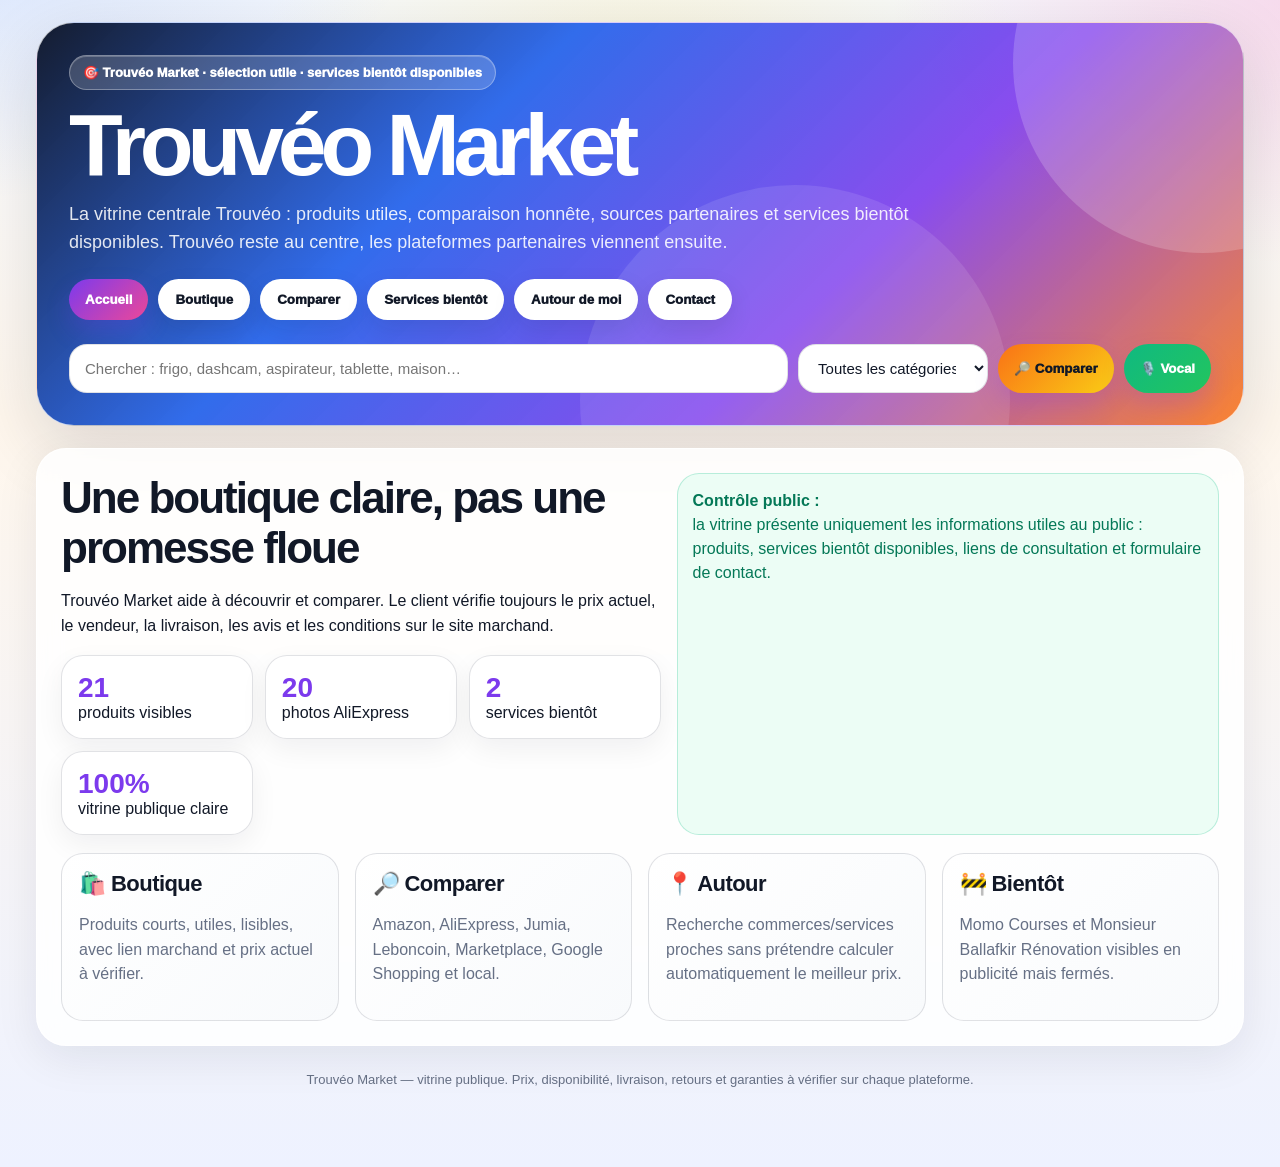
<file: index.html>
<!DOCTYPE html>
<html lang="fr">
<head>
  <meta charset="UTF-8">
  <meta name="viewport" content="width=device-width, initial-scale=1">
  <title>Trouvéo Market — vitrine publique</title>
  <meta name="description" content="Trouvéo Market : sélection utile, comparaison honnête, sources partenaires et services locaux bientôt disponibles.">
  <meta property="og:title" content="Trouvéo Market">
  <meta property="og:description" content="Une vitrine claire, colorée et sécurisée pour comparer, découvrir et préparer les services Trouvéo.">
  <meta property="og:type" content="website">
  <meta property="og:url" content="https://trouveo-mark.netlify.app">
  <meta name="theme-color" content="#7c3aed">
  <meta http-equiv="Content-Security-Policy" content="default-src 'self'; img-src 'self' https://ae01.alicdn.com https://*.alicdn.com data:; style-src 'self' 'unsafe-inline'; script-src 'self' 'unsafe-inline'; connect-src 'self'; form-action 'self'; base-uri 'self'; object-src 'none'; frame-ancestors 'none'; upgrade-insecure-requests">
  <style>
    :root{
      --ink:#111827;--muted:#667085;--white:#fff;--line:rgba(15,23,42,.12);
      --blue:#2563eb;--cyan:#06b6d4;--violet:#7c3aed;--pink:#ec4899;--orange:#f97316;--yellow:#facc15;--green:#10b981;--navy:#0f172a;
      --shadow:0 22px 70px rgba(15,23,42,.14);--radius:30px;
    }
    *{box-sizing:border-box}
    html{scroll-behavior:smooth}
    body{margin:0;font-family:Inter,Arial,system-ui,sans-serif;color:var(--ink);background:
      radial-gradient(860px 520px at -8% -10%,rgba(37,99,235,.20),transparent 62%),
      radial-gradient(760px 460px at 104% 0%,rgba(236,72,153,.20),transparent 58%),
      radial-gradient(620px 380px at 50% 6%,rgba(250,204,21,.14),transparent 62%),
      linear-gradient(180deg,#f8fbff 0%,#fff7ed 36%,#eef2ff 100%)}
    a{color:inherit}
    .wrap{max-width:1240px;margin:auto;padding:22px 16px 80px}
    .hero{position:relative;overflow:hidden;border-radius:38px;padding:32px;border:1px solid rgba(255,255,255,.70);box-shadow:var(--shadow);
      background:linear-gradient(135deg,rgba(15,23,42,.98),rgba(37,99,235,.94) 34%,rgba(124,58,237,.90) 66%,rgba(249,115,22,.88));color:white}
    .hero:after{content:"";position:absolute;right:-150px;top:-150px;width:380px;height:380px;border-radius:999px;background:rgba(255,255,255,.18)}
    .hero:before{content:"";position:absolute;left:45%;bottom:-190px;width:430px;height:430px;border-radius:999px;background:rgba(255,255,255,.10)}
    .hero>*{position:relative;z-index:1}
    .badge{display:inline-flex;gap:8px;align-items:center;background:rgba(255,255,255,.18);border:1px solid rgba(255,255,255,.32);padding:9px 13px;border-radius:999px;font-weight:950;font-size:13px;box-shadow:inset 0 1px 0 rgba(255,255,255,.22)}
    h1{font-size:clamp(44px,8vw,88px);line-height:.88;letter-spacing:-.07em;margin:16px 0 14px}
    h2{font-size:clamp(28px,4vw,44px);letter-spacing:-.045em;margin:0 0 10px}
    h3{font-size:22px;letter-spacing:-.025em;margin:0}
    p{line-height:1.55}
    .sub{font-size:18px;max-width:920px;color:rgba(255,255,255,.88)}
    .section .sub,.card p,.mini p,.source p{color:var(--muted)}
    .nav,.actions,.chips{display:flex;gap:10px;flex-wrap:wrap}
    .nav{margin-top:22px}
    button,.btn{border:0;border-radius:999px;padding:12px 16px;font-weight:950;text-decoration:none;cursor:pointer;display:inline-flex;align-items:center;justify-content:center;gap:8px;background:linear-gradient(135deg,var(--violet),var(--pink));color:white;box-shadow:0 12px 25px rgba(124,58,237,.23)}
    .btn.alt,button.alt{background:white;color:#111827;border:1px solid rgba(255,255,255,.2);box-shadow:0 10px 24px rgba(15,23,42,.10)}
    .btn.green,button.green{background:linear-gradient(135deg,var(--green),#22c55e)}
    .btn.orange,button.orange{background:linear-gradient(135deg,var(--orange),var(--yellow));color:#111827}
    .toolbar{display:grid;grid-template-columns:minmax(240px,1fr) 190px auto auto;gap:10px;margin-top:24px}
    input,select,textarea{width:100%;border:1px solid var(--line);background:white;border-radius:18px;padding:14px 15px;font-size:15px;color:var(--ink);outline:none}
    input:focus,select:focus,textarea:focus{border-color:var(--violet);box-shadow:0 0 0 4px rgba(124,58,237,.14)}
    .section{margin-top:22px;background:rgba(255,255,255,.86);backdrop-filter:blur(12px);border:1px solid rgba(255,255,255,.8);border-radius:var(--radius);padding:24px;box-shadow:0 12px 44px rgba(15,23,42,.08)}
    .grid{display:grid;grid-template-columns:repeat(auto-fit,minmax(270px,1fr));gap:16px;margin-top:18px}
    .cols{display:grid;grid-template-columns:1.05fr .95fr;gap:16px;align-items:stretch}
    .card{background:var(--white);border:1px solid var(--line);border-radius:26px;padding:18px;box-shadow:0 12px 35px rgba(15,23,42,.08);display:flex;flex-direction:column;gap:11px;min-height:280px;transition:.18s transform,.18s box-shadow}
    .card:hover{transform:translateY(-3px);box-shadow:0 20px 48px rgba(15,23,42,.13)}
    .tag{width:max-content;max-width:100%;font-size:12px;font-weight:950;color:#fff;background:linear-gradient(135deg,var(--blue),var(--cyan));border-radius:999px;padding:7px 10px;box-shadow:0 8px 20px rgba(37,99,235,.16)}
    .price{font-size:18px;font-weight:950;color:#111827;background:linear-gradient(135deg,#fff7ed,#fef3c7);border:1px solid rgba(249,115,22,.20);border-radius:16px;padding:10px}
    .photo{height:178px;border-radius:22px;background:linear-gradient(135deg,#e0f2fe,#fce7f3);border:1px solid var(--line);display:flex;align-items:center;justify-content:center;overflow:hidden}
    .photo img{width:100%;height:100%;object-fit:contain;background:white}
    .photo.placeholder{font-size:64px}
    .actions{margin-top:auto}
    .notice{border:1px dashed rgba(249,115,22,.38);background:#fff7ed;color:#9a3412;border-radius:22px;padding:15px;line-height:1.5}
    .safe{border:1px solid rgba(16,185,129,.24);background:#ecfdf5;color:#047857;border-radius:22px;padding:15px;line-height:1.5}
    .mini{background:linear-gradient(135deg,#ffffff,#f8fafc);border:1px solid var(--line);border-radius:22px;padding:17px}
    .mini h3{display:flex;align-items:center;gap:8px}
    .promo{position:relative;overflow:hidden;background:linear-gradient(135deg,#0f172a,#1d4ed8 42%,#7c3aed 72%,#f97316);color:white;border-color:rgba(255,255,255,.18)}
    .promo:before{content:"BIENTÔT";position:absolute;right:-34px;top:20px;transform:rotate(35deg);background:linear-gradient(135deg,var(--yellow),var(--orange));color:#111827;font-weight:1000;padding:8px 48px;font-size:13px;box-shadow:0 10px 25px rgba(0,0,0,.25)}
    .promo p{color:#dbeafe}
    .promo .tag{background:rgba(255,255,255,.18);border:1px solid rgba(255,255,255,.22)}
    .flyer{display:grid;grid-template-columns:104px 1fr;gap:14px;align-items:start}
    .flyer img{width:104px;height:auto;aspect-ratio:2/3;object-fit:contain;border-radius:18px;border:3px solid rgba(255,255,255,.25);background:white;box-shadow:0 12px 30px rgba(0,0,0,.22)}
    .soon{display:inline-flex;width:max-content;background:rgba(250,204,21,.16);border:1px solid rgba(250,204,21,.35);color:#fef3c7;border-radius:999px;padding:8px 11px;font-weight:1000}
    .source-list{display:grid;grid-template-columns:repeat(auto-fit,minmax(210px,1fr));gap:12px;margin-top:12px}
    .source{background:#fff;border:1px solid var(--line);border-radius:22px;padding:16px;box-shadow:0 10px 28px rgba(15,23,42,.06)}
    .hidden{display:none!important}
    .qr{display:flex;gap:18px;align-items:center;flex-wrap:wrap}
    .qr img{width:142px;background:white;border-radius:18px;border:1px solid var(--line);padding:8px}
    .footer{margin-top:26px;color:#667085;font-size:13px;text-align:center}
    .count{font-weight:1000;color:var(--violet)}
    .small{font-size:13px;color:#667085}
    form{display:grid;gap:10px}
    textarea{min-height:110px;resize:vertical}
    .recap{display:grid;grid-template-columns:repeat(auto-fit,minmax(190px,1fr));gap:12px;margin-top:16px}
    .stat{background:white;border:1px solid var(--line);border-radius:22px;padding:16px;box-shadow:0 10px 28px rgba(15,23,42,.06)}
    .stat b{font-size:28px;color:var(--violet)}
    @media(max-width:900px){.toolbar,.cols{grid-template-columns:1fr}.hero{padding:23px}.nav button,.actions a,.actions button{width:100%}.flyer{grid-template-columns:1fr}.flyer img{width:min(100%,260px);height:auto;aspect-ratio:2/3;object-fit:contain;justify-self:center}}
  </style>
</head>
<body>
<div class="wrap">
  <header class="hero">
    <span class="badge">🎯 Trouvéo Market · sélection utile · services bientôt disponibles</span>
    <h1>Trouvéo Market</h1>
    <p class="sub">La vitrine centrale Trouvéo : produits utiles, comparaison honnête, sources partenaires et services bientôt disponibles. Trouvéo reste au centre, les plateformes partenaires viennent ensuite.</p>
    <nav class="nav" aria-label="Navigation principale">
      <button onclick="showSection('accueil')">Accueil</button>
      <button class="alt" onclick="showSection('boutique')">Boutique</button>
      <button class="alt" onclick="showSection('comparer')">Comparer</button>
      <button class="alt" onclick="showSection('services')">Services bientôt</button>
      <button class="alt" onclick="showSection('local')">Autour de moi</button>
      <button class="alt" onclick="showSection('contact')">Contact</button>
    </nav>
    <div class="toolbar" role="search">
      <input id="searchInput" placeholder="Chercher : frigo, dashcam, aspirateur, tablette, maison…" oninput="renderProducts()">
      <select id="categoryFilter" onchange="renderProducts()">
        <option value="">Toutes les catégories</option>
        <option>Maison</option>
        <option>Auto</option>
        <option>High-Tech utile</option>
        <option>Famille</option>
      </select>
      <button class="orange" onclick="runCompare()">🔎 Comparer</button>
      <button class="green" onclick="startVoice()">🎙️ Vocal</button>
    </div>
  </header>

  <main>
    <section id="accueil" class="section">
      <div class="cols">
        <div>
          <h2>Une boutique claire, pas une promesse floue</h2>
          <p class="section-sub">Trouvéo Market aide à découvrir et comparer. Le client vérifie toujours le prix actuel, le vendeur, la livraison, les avis et les conditions sur le site marchand.</p>
          <div class="recap">
            <div class="stat"><b>21</b><br>produits visibles</div>
            <div class="stat"><b>20</b><br>photos AliExpress</div>
            <div class="stat"><b>2</b><br>services bientôt</div>
            <div class="stat"><b>100%</b><br>vitrine publique claire</div>
          </div>
        </div>
        <div class="safe">
          <b>Contrôle public :</b><br>
          la vitrine présente uniquement les informations utiles au public : produits, services bientôt disponibles, liens de consultation et formulaire de contact.
        </div>
      </div>
      <div class="grid">
        <article class="mini"><h3>🛍️ Boutique</h3><p>Produits courts, utiles, lisibles, avec lien marchand et prix actuel à vérifier.</p></article>
        <article class="mini"><h3>🔎 Comparer</h3><p>Amazon, AliExpress, Jumia, Leboncoin, Marketplace, Google Shopping et local.</p></article>
        <article class="mini"><h3>📍 Autour</h3><p>Recherche commerces/services proches sans prétendre calculer automatiquement le meilleur prix.</p></article>
        <article class="mini"><h3>🚧 Bientôt</h3><p>Momo Courses et Monsieur Ballafkir Rénovation visibles en publicité mais fermés.</p></article>
      </div>
    </section>

    <section id="boutique" class="section hidden">
      <h2>Boutique Trouvéo Market</h2>
      <p class="section-sub"><span class="count" id="productCount">0</span> produits affichés. Certains liens peuvent être sponsorisés/affiliés. Aucun prix n’est figé : “Voir le prix actuel” reste la règle.</p>
      <div id="productGrid" class="grid"></div>
    </section>

    <section id="comparer" class="section hidden">
      <h2>Comparer les sources</h2>
      <p class="section-sub">Tapez votre besoin puis comparez les sources. Jumia est gardé en source officielle Maroc, sans faux lien affilié produit.</p>
      <div id="compareGrid" class="source-list"></div>
      <div class="notice" style="margin-top:16px"><b>Transparence :</b> tant que les vrais liens JForce produit ne sont pas fournis, Jumia reste une recherche officielle et non une fiche produit affiliée inventée.</div>
    </section>

    <section id="services" class="section hidden">
      <h2>Services Trouvéo bientôt disponibles</h2>
      <p class="section-sub">On garde la publicité, mais on ferme les portes tant que les parcours ne sont pas prêts. C’est propre, professionnel et honnête.</p>
      <div class="grid">
        <article class="card promo">
          <div class="tag">Module fermé · publicité visible</div>
          <div class="flyer">
            <img src="assets/flyer-renovation-pro.png" alt="Flyer Monsieur Ballafkir Rénovation">
            <div>
              <h3>🏗️ Monsieur Ballafkir Rénovation</h3>
              <span class="soon">Bientôt disponible</span>
            </div>
          </div>
          <div class="price">Bientôt disponible — en préparation</div>
          <p>Future présentation rénovation, conseil ou demande travaux si le cadre professionnel est validé. Aucun devis actif, aucune mise en relation artisan depuis cette vitrine.</p>
          <div class="actions"><button class="alt" onclick="locked('Monsieur Ballafkir Rénovation')">Voir le statut</button></div>
        </article>
        <article class="card promo">
          <div class="tag">Module fermé · publicité visible</div>
          <div class="flyer">
            <img src="assets/flyer-momo-courses.png" alt="Flyer Momo Courses">
            <div>
              <h3>🛒 Momo Courses</h3>
              <span class="soon">Bientôt disponible</span>
            </div>
          </div>
          <div class="price">Bientôt disponible — en préparation</div>
          <p>Future aide pour dicter les courses, générer une liste propre et préparer une commande Drive. Pas de promesse de livraison immédiate.</p>
          <div class="actions"><button class="alt" onclick="locked('Momo Courses')">Voir le statut</button></div>
        </article>
      </div>
      <div class="notice" style="margin-top:16px">Les flyers sont aussi conservés séparément dans le dossier <b>assets</b> pour une future communication.</div>
    </section>

    <section id="local" class="section hidden">
      <h2>Autour de moi</h2>
      <p class="section-sub">Recherche locale simple : besoin + ville. La position reste gérée par le navigateur de l’utilisateur.</p>
      <div class="toolbar">
        <input id="nearbyNeed" placeholder="Restaurant, garage, boulangerie, électroménager…">
        <input id="nearbyCity" placeholder="Ville ou secteur">
        <button class="orange" onclick="openNearby()">Ouvrir Maps</button>
        <button class="green" onclick="useGeo()">📍 Autoriser ma position</button>
      </div>
      <div class="grid" id="nearbyQuick"></div>
    </section>

    <section id="contact" class="section hidden">
      <h2>Contact public</h2>
      <div class="cols">
        <form name="contact" method="POST" data-netlify="true" netlify-honeypot="bot-field" action="/merci.html" class="card">
          <input type="hidden" name="form-name" value="contact">
          <input class="hidden" name="bot-field" autocomplete="off">
          <h3>Demande générale</h3>
          <input name="nom" placeholder="Nom" required>
          <input name="email" type="email" placeholder="Email" required>
          <textarea name="message" placeholder="Votre demande"></textarea>
          <button type="submit">Envoyer</button>
        </form>
        <div class="card">
          <h3>QR code officiel</h3>
          <div class="qr">
            <img src="assets/qr-trouveo-market.png" alt="QR code Trouvéo Market">
            <p>Adresse publique officielle :<br><b>https://trouveo-mark.netlify.app</b></p>
          </div>
          <p class="small">Scannez le QR code pour ouvrir la vitrine officielle Trouvéo Market.</p>
        </div>
      </div>
    </section>
  </main>

  <footer class="footer">
    Trouvéo Market — vitrine publique. Prix, disponibilité, livraison, retours et garanties à vérifier sur chaque plateforme.
  </footer>
</div>

<script>
const products=[
{cat:"High-Tech utile",title:"Apple AirTag",price:"Voir le prix actuel sur Amazon",desc:"Traceur utile pour clés, sac, portefeuille ou bagages.",zone:"France",status:"SiteStripe vérifié — prix non figé",url:"https://amzn.to/4w6rTta",cta:"Voir sur Amazon",emoji:"📍"},
{cat:"Auto",title:"DDPAI 4K Dash Cam Z60 Pro",price:"Voir le prix actuel sur AliExpress",desc:"Caméra embarquée 4K pour sécuriser les trajets et garder une preuve en cas d’incident.",zone:"Maroc / France à vérifier",status:"AliExpress — destination testée",url:"https://www.aliexpress.com/item/1005008625765702.html",img:"https://ae01.alicdn.com/kf/S27e85bf62e644fe58133123040f4db924.jpg",cta:"Voir sur AliExpress"},
{cat:"Auto",title:"70mai Dash Cam 4K A810 Ultra",price:"Voir le prix actuel sur AliExpress",desc:"Dashcam premium pour conducteurs réguliers, voyages et protection du véhicule.",zone:"Maroc / France à vérifier",status:"AliExpress — destination testée",url:"https://www.aliexpress.com/item/1005011606774220.html",img:"https://ae01.alicdn.com/kf/Scf319523610a4a82b6eda94508d8e7b7r.jpg",cta:"Voir sur AliExpress"},
{cat:"High-Tech utile",title:"GL.iNet Flint 2 GL-MT6000 Router",price:"Voir le prix actuel sur AliExpress",desc:"Routeur puissant pour maison, bureau, télétravail et connexion plus stable.",zone:"Maroc / France à vérifier",status:"AliExpress — destination testée",url:"https://www.aliexpress.com/item/1005008647253445.html",img:"https://ae01.alicdn.com/kf/S2aaa8c619aee4e0eba925815b4a8ca38X.jpg",cta:"Voir sur AliExpress"},
{cat:"High-Tech utile",title:"QCY MeloBuds N70 ANC",price:"Voir le prix actuel sur AliExpress",desc:"Écouteurs sans fil avec réduction de bruit pour appels, transport et musique.",zone:"Maroc / France à vérifier",status:"AliExpress — destination testée",url:"https://www.aliexpress.com/item/1005009361746399.html",img:"https://ae01.alicdn.com/kf/Sd841beb180934b1788f6f2cf58d27e62Y.jpg",cta:"Voir sur AliExpress"},
{cat:"High-Tech utile",title:"AULA F75 MAX Clavier mécanique",price:"Voir le prix actuel sur AliExpress",desc:"Clavier mécanique pour bureau, gaming et productivité quotidienne.",zone:"Maroc / France à vérifier",status:"AliExpress — destination testée",url:"https://www.aliexpress.com/item/1005008918966109.html",img:"https://ae01.alicdn.com/kf/S8a55d27d5d7348819058f3b075bfd7dd1.png",cta:"Voir sur AliExpress"},
{cat:"Famille",title:"8BitDo Ultimate 2C Wireless Controller",price:"Voir le prix actuel sur AliExpress",desc:"Manette sans fil pour jeux PC et famille, sous réserve de compatibilité.",zone:"Maroc / France à vérifier",status:"AliExpress — destination testée",url:"https://www.aliexpress.com/item/1005006593373628.html",img:"https://ae01.alicdn.com/kf/S1629ac1f67174542b5c0150115d1a886I.jpg",cta:"Voir sur AliExpress"},
{cat:"Famille",title:"Tablette Android 10.1 pouces",price:"Voir le prix actuel sur AliExpress",desc:"Tablette économique pour vidéo, maison, école et navigation simple.",zone:"Maroc / France à vérifier",status:"AliExpress — destination testée",url:"https://www.aliexpress.com/item/1005009885478627.html",img:"https://ae01.alicdn.com/kf/Se3f2ac6839d5465681b4372ad4768f55l.jpg",cta:"Voir sur AliExpress"},
{cat:"High-Tech utile",title:"Xiaomi Pad 7 Global Version",price:"Voir le prix actuel sur AliExpress",desc:"Tablette plus solide pour famille, divertissement et travail léger.",zone:"Maroc / France à vérifier",status:"AliExpress — destination testée",url:"https://www.aliexpress.com/item/1005012157836813.html",img:"https://ae01.alicdn.com/kf/Sd74dae828d7c46279cb3a4815d9a305cy.jpg",cta:"Voir sur AliExpress"},
{cat:"Auto",title:"WOLFBOX MF200 Electric Air Duster",price:"Voir le prix actuel sur AliExpress",desc:"Souffleur électrique pour nettoyer voiture, clavier, ordinateur et petits espaces.",zone:"Maroc / France à vérifier",status:"AliExpress — destination testée",url:"https://www.aliexpress.com/item/1005010257591019.html",img:"https://ae01.alicdn.com/kf/Sdcd3ff90298f4ea6a4f1a70c848da1393.jpg",cta:"Voir sur AliExpress"},
{cat:"Maison",title:"Laresar V11 Aspirateur sans fil",price:"Voir le prix actuel sur AliExpress",desc:"Aspirateur sans fil pour entretien quotidien de la maison.",zone:"Maroc / France à vérifier",status:"AliExpress — destination testée",url:"https://www.aliexpress.com/item/1005009893071349.html",img:"https://ae01.alicdn.com/kf/Seef4bea3f07d4010981745fdd56f9ec7F.png",cta:"Voir sur AliExpress"},
{cat:"Maison",title:"Teendow KF-2501U1 Machine à glace",price:"Voir le prix actuel sur AliExpress",desc:"Idée cuisine et famille pour l’été, boissons fraîches et contenu démonstration.",zone:"Maroc / France à vérifier",status:"AliExpress — destination testée",url:"https://www.aliexpress.com/item/1005012385557130.html",img:"https://ae01.alicdn.com/kf/A4c9768166f244404b5b0b9df2e72c1c6o.jpg",cta:"Voir sur AliExpress"},
{cat:"Auto",title:"UPPAICE 28L Frigo portable camping",price:"Voir le prix actuel sur AliExpress",desc:"Frigo portable pour voiture, camping, voyage, chantier et sorties famille.",zone:"Maroc / France à vérifier",status:"AliExpress — destination testée",url:"https://www.aliexpress.com/item/1005012278039272.html",img:"https://ae01.alicdn.com/kf/A545d9f05a705478092cf39207b2c78ea2.png",cta:"Voir sur AliExpress"},
{cat:"Auto",title:"Alpicool Car Refrigerator 20L/30L/40L",price:"Voir le prix actuel sur AliExpress",desc:"Réfrigérateur voiture pour route, famille, sorties et pros en déplacement.",zone:"Maroc / France à vérifier",status:"AliExpress — destination testée",url:"https://www.aliexpress.com/item/1005007294373143.html",img:"https://ae01.alicdn.com/kf/Sec0a238df3604f13968850364b56cccbn.jpg",cta:"Voir sur AliExpress"},
{cat:"Famille",title:"Mini ventilateur portable pliable",price:"Voir le prix actuel sur AliExpress",desc:"Petit accessoire utile contre la chaleur, simple à utiliser en maison ou déplacement.",zone:"Maroc / France à vérifier",status:"AliExpress — destination testée",url:"https://www.aliexpress.com/item/1005007946074036.html",img:"https://ae01.alicdn.com/kf/Sdfd39cb079384032b4c6d9a224888f5aL.jpg",cta:"Voir sur AliExpress"},
{cat:"High-Tech utile",title:"Garmin Forerunner 265 / 265s",price:"Voir le prix actuel sur AliExpress",desc:"Montre sport GPS pour course, suivi santé et activité physique.",zone:"Maroc / France à vérifier",status:"AliExpress — destination testée",url:"https://www.aliexpress.com/item/1005009532056052.html",img:"https://ae01.alicdn.com/kf/Sa218e267ef3848ed8a323bed4371519fK.png",cta:"Voir sur AliExpress"},
{cat:"High-Tech utile",title:"Juzear x KOTO Nebula",price:"Voir le prix actuel sur AliExpress",desc:"Produit audio plus spécialisé pour amateurs de son et accessoires hi-fi.",zone:"Maroc / France à vérifier",status:"AliExpress — destination testée",url:"https://www.aliexpress.com/item/1005012382358820.html",img:"https://ae01.alicdn.com/kf/S5a755ca74662493a8e37b05a5ef2a7f7K.jpg",cta:"Voir sur AliExpress"},
{cat:"Famille",title:"TAKARA TOMY BEYBLADE X CX-07",price:"Voir le prix actuel sur AliExpress",desc:"Jouet connu pour enfants et cadeaux famille, à contrôler selon l’âge conseillé.",zone:"Maroc / France à vérifier",status:"AliExpress — destination testée",url:"https://www.aliexpress.com/item/1005012590358615.html",img:"https://ae01.alicdn.com/kf/Seb43f9a134304843ba1b78e3337c16036.png",cta:"Voir sur AliExpress"},
{cat:"Maison",title:"Jsdsolar Hybrid Solar Inverter",price:"Voir le prix actuel sur AliExpress",desc:"Onduleur solaire hybride pour profils techniques, à vérifier avec prudence avant achat.",zone:"Maroc / France à vérifier",status:"AliExpress — destination testée",url:"https://www.aliexpress.com/item/1005012395215859.html",img:"https://ae01.alicdn.com/kf/S69422cb44eda4854bafeda2a8994e54cU.jpg",cta:"Voir sur AliExpress"},
{cat:"High-Tech utile",title:"AMD Ryzen 7 7800X3D",price:"Voir le prix actuel sur AliExpress",desc:"Processeur performant pour PC gaming et production, vendeur à contrôler.",zone:"Maroc / France à vérifier",status:"AliExpress — destination testée",url:"https://www.aliexpress.com/item/1005011786160126.html",img:"https://ae01.alicdn.com/kf/S4e5e8d2459714634b18953b8f943d200V.jpg",cta:"Voir sur AliExpress"},
{cat:"High-Tech utile",title:"AMD Ryzen 5 9600X",price:"Voir le prix actuel sur AliExpress",desc:"Processeur récent pour configuration PC performante, authenticité à vérifier.",zone:"Maroc / France à vérifier",status:"AliExpress — destination testée",url:"https://www.aliexpress.com/item/1005009156937816.html",img:"https://ae01.alicdn.com/kf/S75e26f88e0aa4e7f8b911cc4dfabea15z.jpg",cta:"Voir sur AliExpress"}];
const sources=[["Trouvéo Market","Catalogue de la vitrine","#boutique"],["Amazon France","Recherche officielle","https://www.amazon.fr/s?k="],["AliExpress","Recherche officielle","https://www.aliexpress.com/wholesale?SearchText="],["Jumia Maroc","Recherche officielle","https://www.jumia.ma/catalog/?q="],["Leboncoin","Occasion France","https://www.leboncoin.fr/recherche?text="],["Facebook Marketplace","Occasion locale","https://www.facebook.com/marketplace/search/?query="],["Google Shopping","Comparaison large","https://www.google.com/search?tbm=shop&q="],["Cdiscount","Marketplace France","https://www.cdiscount.com/search/10/"],["Autour de moi","Google Maps","https://www.google.com/maps/search/?api=1&query="]];
const quickLocal=["restaurant","boulangerie","garage","pharmacie","bricolage","électroménager","coiffeur","supermarché","téléphone"];
let lastCoords=null;
function esc(v){return String(v??"").replace(/[&<>"']/g,m=>({"&":"&amp;","<":"&lt;",">":"&gt;","\"":"&quot;","'":"&#39;"}[m]));}
function norm(v){return String(v||"").toLowerCase().normalize("NFD").replace(/[\u0300-\u036f]/g,"");}
function sponsored(url){return /amzn\.to|amazon\.|aliexpress\.|jumia\./i.test(url)?" sponsored":""}
function showSection(id){["accueil","boutique","comparer","services","local","contact"].forEach(s=>document.getElementById(s)?.classList.toggle("hidden",s!==id));if(id==="boutique")renderProducts();if(id==="comparer")renderCompare();if(id==="local")renderLocal();location.hash=id}
function renderProducts(){const q=norm(document.getElementById("searchInput")?.value);const cat=document.getElementById("categoryFilter")?.value||"";const list=products.filter(p=>(!cat||p.cat===cat)&&(!q||norm(`${p.title} ${p.cat} ${p.desc}`).includes(q)));document.getElementById("productCount").textContent=list.length;document.getElementById("productGrid").innerHTML=list.map(p=>`<article class="card"><div class="photo ${p.img?"":"placeholder"}">${p.img?`<img loading="lazy" src="${esc(p.img)}" alt="Photo produit ${esc(p.title)}">`:esc(p.emoji||"🛍️")}</div><div class="tag">${esc(p.cat)}</div><h3>${esc(p.title)}</h3><div class="price">${esc(p.price)}</div><p>${esc(p.desc)}</p><p><b>Zone :</b> ${esc(p.zone)}</p><p><b>Statut :</b> ${esc(p.status)}</p><div class="actions"><a class="btn" href="${esc(p.url)}" target="_blank" rel="noopener noreferrer${sponsored(p.url)}">${esc(p.cta)}</a><button class="alt" onclick="compareText('${esc(p.title)}')">Comparer</button></div></article>`).join("")}
function renderCompare(){const q=(document.getElementById("searchInput")?.value||"frigo").trim();document.getElementById("compareGrid").innerHTML=sources.map(([name,desc,base])=>{const url=base.startsWith("#")?base:base+encodeURIComponent(q);return `<div class="source"><h3>${esc(name)}</h3><p>${esc(desc)}</p><div class="actions"><a class="btn alt" href="${esc(url)}" target="${base.startsWith("#")?"_self":"_blank"}" rel="noopener noreferrer">Ouvrir</a></div></div>`}).join("")}
function runCompare(){showSection("comparer")}
function compareText(text){document.getElementById("searchInput").value=text;showSection("comparer")}
function renderLocal(){document.getElementById("nearbyQuick").innerHTML=quickLocal.map(x=>`<article class="card" style="min-height:0"><div class="tag">Autour</div><h3>${esc(x)}</h3><p>Recherche rapide dans Google Maps.</p><div class="actions"><button class="alt" onclick="searchNearby('${esc(x)}')">Ouvrir Maps</button></div></article>`).join("")}
function openNearby(){searchNearby(document.getElementById("nearbyNeed")?.value||"commerce")}
function searchNearby(need){const city=document.getElementById("nearbyCity")?.value||"";const query=[need,city].filter(Boolean).join(" ");const url=lastCoords?`https://www.google.com/maps/search/${encodeURIComponent(need)}/@${lastCoords.lat},${lastCoords.lng},14z`:`https://www.google.com/maps/search/?api=1&query=${encodeURIComponent(query)}`;window.open(url,"_blank","noopener,noreferrer")}
function useGeo(){if(!navigator.geolocation){alert("La géolocalisation n’est pas disponible sur ce navigateur.");return}navigator.geolocation.getCurrentPosition(pos=>{lastCoords={lat:pos.coords.latitude,lng:pos.coords.longitude};alert("Position autorisée pour cette recherche locale.")},()=>alert("Position refusée ou indisponible. Vous pouvez saisir une ville."))}
function startVoice(){const SpeechRecognition=window.SpeechRecognition||window.webkitSpeechRecognition;if(!SpeechRecognition){alert("Le vocal n’est pas disponible sur ce navigateur. Écrivez votre recherche dans la barre.");return}const rec=new SpeechRecognition();rec.lang="fr-FR";rec.interimResults=false;rec.onresult=e=>{document.getElementById("searchInput").value=e.results[0][0].transcript;renderProducts();runCompare()};rec.start()}
function locked(name){alert(name+" arrive bientôt. Module fermé pour le moment : aucune commande, aucun devis et aucune publication automatique.")}
renderProducts();const initialSection=location.hash.replace("#","");showSection(["accueil","boutique","comparer","services","local","contact"].includes(initialSection)?initialSection:"accueil")
</script>
</body>
</html>
</file>
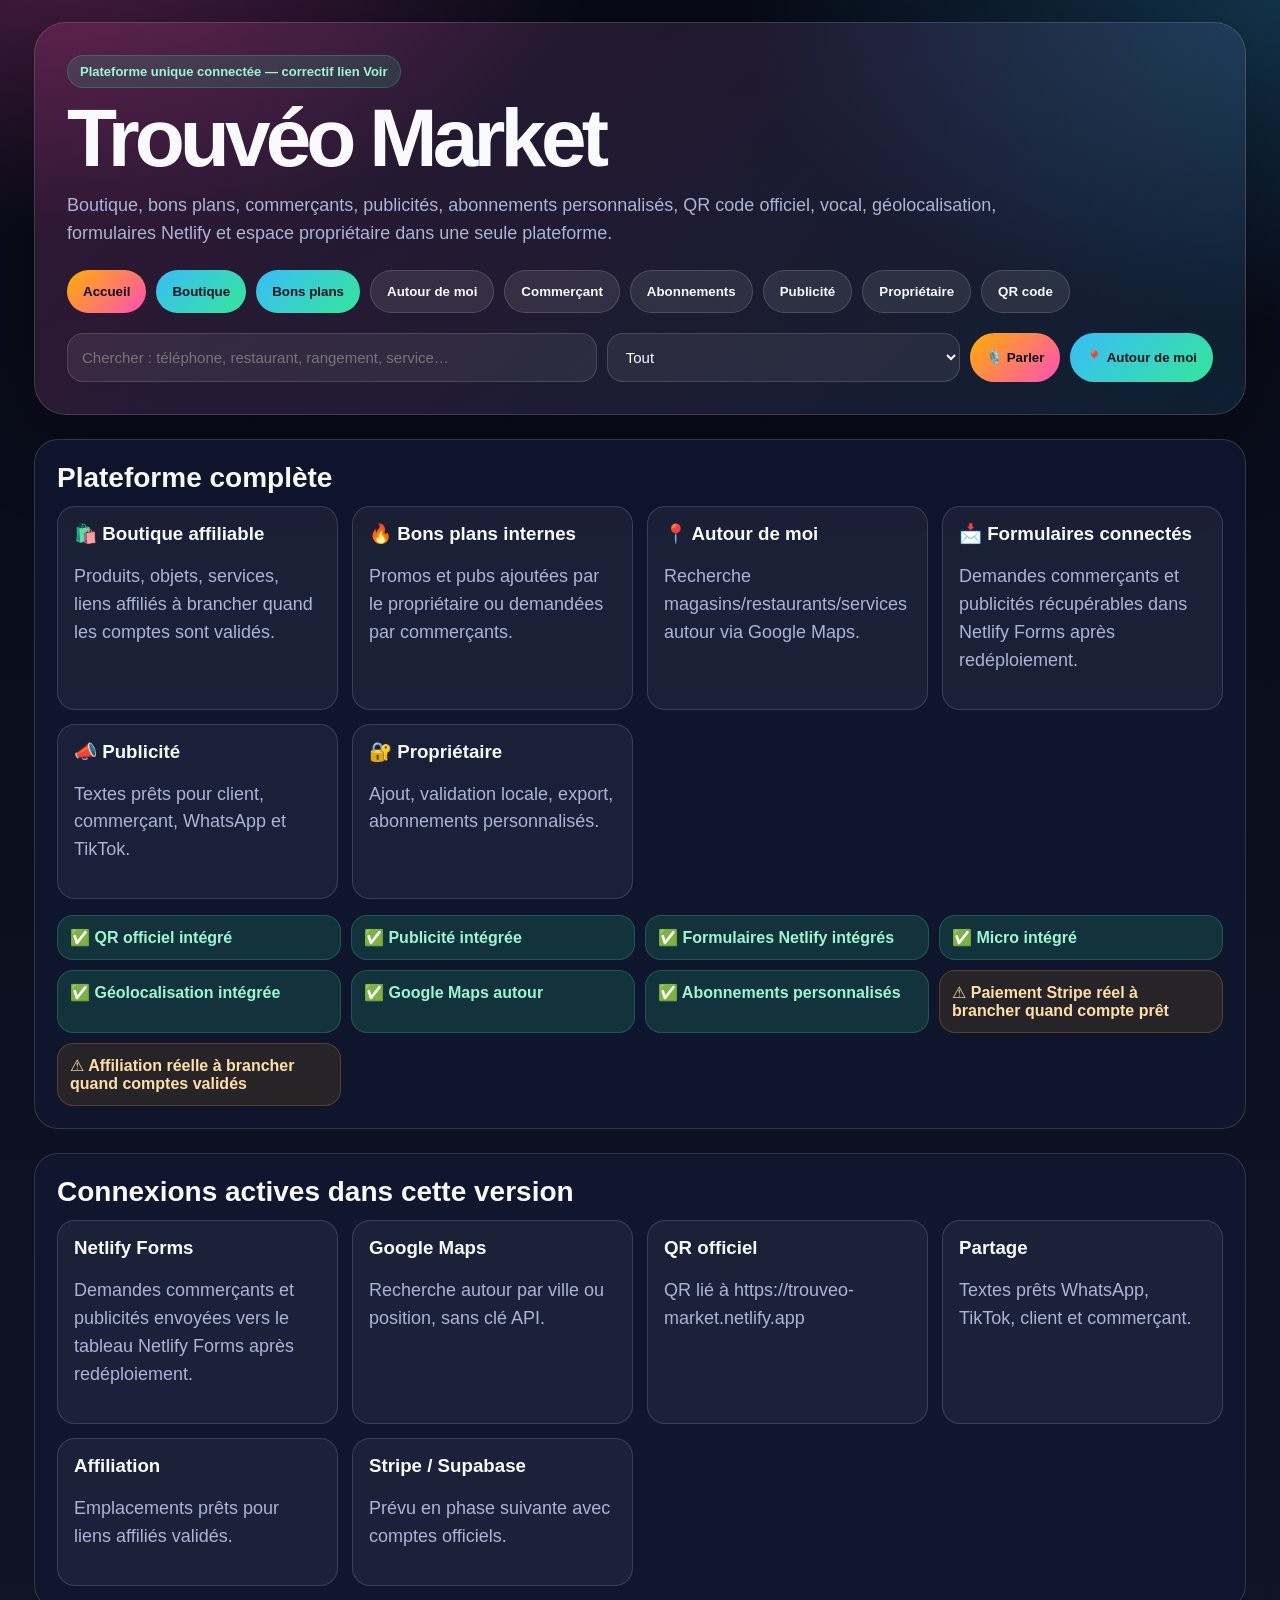
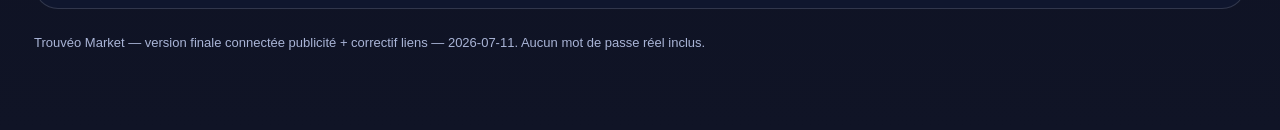
<file: .backup-trouveo-20260713-194228/index.html>
<!doctype html>
<html lang="fr">
<head>
<meta charset="utf-8">
<meta name="viewport" content="width=device-width,initial-scale=1">
<title>Trouvéo Market — Boutique, Bons Plans, Commerçants</title>
<meta name="description" content="Trouvéo Market : boutique affiliable, bons plans, commerçants, publicité locale, QR code, géolocalisation et espace propriétaire.">
<meta property="og:title" content="Trouvéo Market">
<meta property="og:description" content="Boutique, bons plans, commerçants et offres partenaires dans une seule plateforme.">
<meta property="og:url" content="https://trouveo-market.netlify.app">
<meta property="og:type" content="website">
<link rel="manifest" href="manifest.json">
<link rel="stylesheet" href="style.css">
</head>
<body>
<div class="wrap" id="app">
  <section class="hero">
    <span class="badge">Plateforme unique connectée — correctif lien Voir</span>
    <h1>Trouvéo Market</h1>
    <p class="sub">Boutique, bons plans, commerçants, publicités, abonnements personnalisés, QR code officiel, vocal, géolocalisation, formulaires Netlify et espace propriétaire dans une seule plateforme.</p>
    <div class="nav">
      <button onclick="show('market')">Accueil</button>
      <button class="alt" onclick="show('shop')">Boutique</button>
      <button class="alt" onclick="show('deals')">Bons plans</button>
      <button class="darkbtn" onclick="show('nearby')">Autour de moi</button>
      <button class="darkbtn" onclick="show('merchant')">Commerçant</button>
      <button class="darkbtn" onclick="show('subscriptions')">Abonnements</button>
      <button class="darkbtn" onclick="show('publicity')">Publicité</button>
      <button class="darkbtn" onclick="show('owner')">Propriétaire</button>
      <button class="darkbtn" onclick="showQR()">QR code</button>
    </div>
    <div class="toolbar">
      <input id="q" placeholder="Chercher : téléphone, restaurant, rangement, service…" oninput="render()">
      <select id="typeFilter" onchange="render()">
        <option value="">Tout</option>
        <option value="product">Boutique</option>
        <option value="deal">Bons plans</option>
        <option value="service">Services</option>
      </select>
      <button onclick="startVoice()">🎙️ Parler</button>
      <button class="alt" onclick="useGeo()">📍 Autour de moi</button>
    </div>
    <div id="locationStatus" class="notice hidden"></div>
    <div id="qrBox" class="section hidden">
      <h2>QR code Trouvéo Market</h2>
      <p class="sub">QR officiel connecté à : <b>https://trouveo-market.netlify.app</b></p>
      <img id="qrImg" src="assets/qr-trouveo-market.png" alt="QR code Trouvéo Market">
      <div class="actions">
        <button class="alt" onclick="downloadQR()">Télécharger QR</button>
        <button onclick="copyLink()">Copier le lien</button>
      </div>
    </div>
  </section>

  <section id="market" class="section">
    <h2>Plateforme complète</h2>
    <div class="cols">
      <div class="mini"><h3>🛍️ Boutique affiliable</h3><p class="sub">Produits, objets, services, liens affiliés à brancher quand les comptes sont validés.</p></div>
      <div class="mini"><h3>🔥 Bons plans internes</h3><p class="sub">Promos et pubs ajoutées par le propriétaire ou demandées par commerçants.</p></div>
      <div class="mini"><h3>📍 Autour de moi</h3><p class="sub">Recherche magasins/restaurants/services autour via Google Maps.</p></div>
      <div class="mini"><h3>📩 Formulaires connectés</h3><p class="sub">Demandes commerçants et publicités récupérables dans Netlify Forms après redéploiement.</p></div>
      <div class="mini"><h3>📣 Publicité</h3><p class="sub">Textes prêts pour client, commerçant, WhatsApp et TikTok.</p></div>
      <div class="mini"><h3>🔐 Propriétaire</h3><p class="sub">Ajout, validation locale, export, abonnements personnalisés.</p></div>
    </div>
    <div class="check">
      <div class="ok">✅ QR officiel intégré</div>
      <div class="ok">✅ Publicité intégrée</div>
      <div class="ok">✅ Formulaires Netlify intégrés</div>
      <div class="ok">✅ Micro intégré</div>
      <div class="ok">✅ Géolocalisation intégrée</div>
      <div class="ok">✅ Google Maps autour</div>
      <div class="ok">✅ Abonnements personnalisés</div>
      <div class="warn">⚠️ Paiement Stripe réel à brancher quand compte prêt</div>
      <div class="warn">⚠️ Affiliation réelle à brancher quand comptes validés</div>
    </div>
  </section>

  <section id="shop" class="grid hidden"></section>
  <section id="deals" class="grid hidden"></section>

  <section id="nearby" class="section hidden">
    <h2>Magasins et services autour</h2>
    <p class="sub">Recherche rapide vers Google Maps, avec ville ou géolocalisation.</p>
    <div class="toolbar">
      <input id="nearbyQuery" placeholder="Ex : téléphone, restaurant, coiffeur, garage">
      <input id="nearbyCity" placeholder="Ville ou secteur">
      <button class="alt" onclick="openNearby()">Ouvrir Maps</button>
      <button onclick="useGeo()">Me localiser</button>
    </div>
    <div class="grid" id="nearbyCards"></div>
  </section>

  <section id="merchant" class="section hidden">
    <h2>Espace commerçant connecté</h2>
    <p class="sub">Le commerçant propose une offre. Le formulaire est préparé pour Netlify Forms après redéploiement.</p>
    <form name="demande-commercant" method="POST" data-netlify="true" netlify-honeypot="bot-field" action="/merci.html">
      <input type="hidden" name="form-name" value="demande-commercant">
      <p class="honeypot"><label>Ne pas remplir <input name="bot-field"></label></p>
      <div class="formgrid">
        <input id="mName" name="commerce" placeholder="Nom commerce / activité" required>
        <input id="mCity" name="ville" placeholder="Ville" required>
        <input id="mOffer" name="offre" placeholder="Offre / promo">
        <input name="email" type="email" placeholder="Email de contact" required>
      </div>
      <textarea id="mDesc" name="description" placeholder="Description de l’offre"></textarea>
      <div class="formgrid">
        <input id="mLink" name="lien" placeholder="Lien / téléphone / contact">
        <select id="mCategory" name="categorie"><option>Bon plan local</option><option>Restaurant</option><option>Service</option><option>Commerce</option><option>Publicité partenaire</option></select>
        <select id="mSub" name="formule"><option>Découverte</option><option>Visible</option><option>Boost</option><option>Sur mesure</option></select>
        <button type="submit" class="alt">Envoyer à Trouvéo</button>
      </div>
    </form>
    <div class="actions"><button onclick="submitMerchantLocal()">Ajouter aussi en test local</button><button class="darkbtn" onclick="show('subscriptions')">Voir formules</button></div>
    <div class="notice">Après redéploiement, les demandes apparaîtront dans Netlify → Forms.</div>
  </section>

  <section id="subscriptions" class="section hidden">
    <h2>Abonnements personnalisés</h2>
    <p class="sub">Formules modifiables pour commerçants et partenaires. Paiement réel à brancher plus tard avec Stripe.</p>
    <div class="grid" id="subsGrid"></div>
    <form name="demande-publicite" method="POST" data-netlify="true" netlify-honeypot="bot-field-2" action="/merci.html" class="section">
      <input type="hidden" name="form-name" value="demande-publicite">
      <p class="honeypot"><label>Ne pas remplir <input name="bot-field-2"></label></p>
      <h3>Demande publicité / abonnement</h3>
      <div class="formgrid">
        <input name="nom" placeholder="Nom / entreprise" required>
        <input name="email" type="email" placeholder="Email" required>
        <select name="formule"><option>Découverte</option><option>Visible</option><option>Boost</option><option>Sur mesure</option></select>
        <input name="budget" placeholder="Budget / besoin">
      </div>
      <textarea name="message" placeholder="Message"></textarea>
      <button type="submit" class="alt">Envoyer demande publicité</button>
    </form>
  </section>

  <section id="publicity" class="section hidden">
    <h2>Publicité prête à poster</h2>
    <p class="sub">Textes connectés au lien officiel et au QR code. Utilise Copier ou Partager.</p>
    <div class="cols">
      <div class="mini">
        <h3>QR officiel</h3>
        <img class="qrSmall" src="assets/qr-trouveo-market.png" alt="QR Trouvéo Market">
        <p class="sub">https://trouveo-market.netlify.app</p>
      </div>
      <div class="mini">
        <h3>Action rapide</h3>
        <div class="actions">
          <button onclick="copyLink()">Copier lien</button>
          <a class="btn alt" target="_blank" href="https://wa.me/?text=Trouv%C3%A9o%20Market%20%3A%20https%3A%2F%2Ftrouveo-market.netlify.app">WhatsApp</a>
        </div>
      </div>
    </div>
    <div id="adTexts" class="grid"></div>
  </section>

  <section id="owner" class="section hidden adminPanel">
    <h2>Espace propriétaire</h2>
    <p class="sub">Accès local de démonstration. Pour une vraie sécurité pro : Supabase/Firebase ensuite.</p>
    <div id="locked">
      <input id="pin" placeholder="Code propriétaire de démonstration">
      <button onclick="unlock()">Déverrouiller</button>
      <p class="sub">Code démo : 1234.</p>
    </div>
    <div id="ownerTools" class="ownerOnly">
      <h3>Ajouter produit, bon plan, service ou publicité</h3>
      <div class="formgrid">
        <input id="oTitle" placeholder="Titre">
        <select id="oType"><option value="deal">Bon plan</option><option value="product">Produit boutique</option><option value="service">Service</option></select>
        <input id="oPrice" placeholder="Prix / formule">
        <input id="oCategory" placeholder="Catégorie">
        <input id="oCity" placeholder="Ville / zone">
        <input id="oUrl" placeholder="Lien affilié / lien offre">
      </div>
      <textarea id="oDesc" placeholder="Description"></textarea>
      <div class="actions">
        <button class="alt" onclick="addOwnerItem()">Ajouter</button>
        <button onclick="exportItems()">Exporter données</button>
      </div>
      <h3>Ajouter formule personnalisée</h3>
      <div class="formgrid">
        <input id="sName" placeholder="Nom formule">
        <input id="sPrice" placeholder="Prix">
        <input id="sDesc" placeholder="Description">
        <button class="alt" onclick="addSubscription()">Ajouter formule</button>
      </div>
    </div>
  </section>

  <section class="section">
    <h2>Connexions actives dans cette version</h2>
    <div class="cols">
      <div class="mini"><h3>Netlify Forms</h3><p class="sub">Demandes commerçants et publicités envoyées vers le tableau Netlify Forms après redéploiement.</p></div>
      <div class="mini"><h3>Google Maps</h3><p class="sub">Recherche autour par ville ou position, sans clé API.</p></div>
      <div class="mini"><h3>QR officiel</h3><p class="sub">QR lié à https://trouveo-market.netlify.app</p></div>
      <div class="mini"><h3>Partage</h3><p class="sub">Textes prêts WhatsApp, TikTok, client et commerçant.</p></div>
      <div class="mini"><h3>Affiliation</h3><p class="sub">Emplacements prêts pour liens affiliés validés.</p></div>
      <div class="mini"><h3>Stripe / Supabase</h3><p class="sub">Prévu en phase suivante avec comptes officiels.</p></div>
    </div>
  </section>
  <div class="footer">Trouvéo Market — version finale connectée publicité + correctif liens — 2026-07-11. Aucun mot de passe réel inclus.</div>
</div>
<script src="app.js"></script>
</body>
</html>
</file>
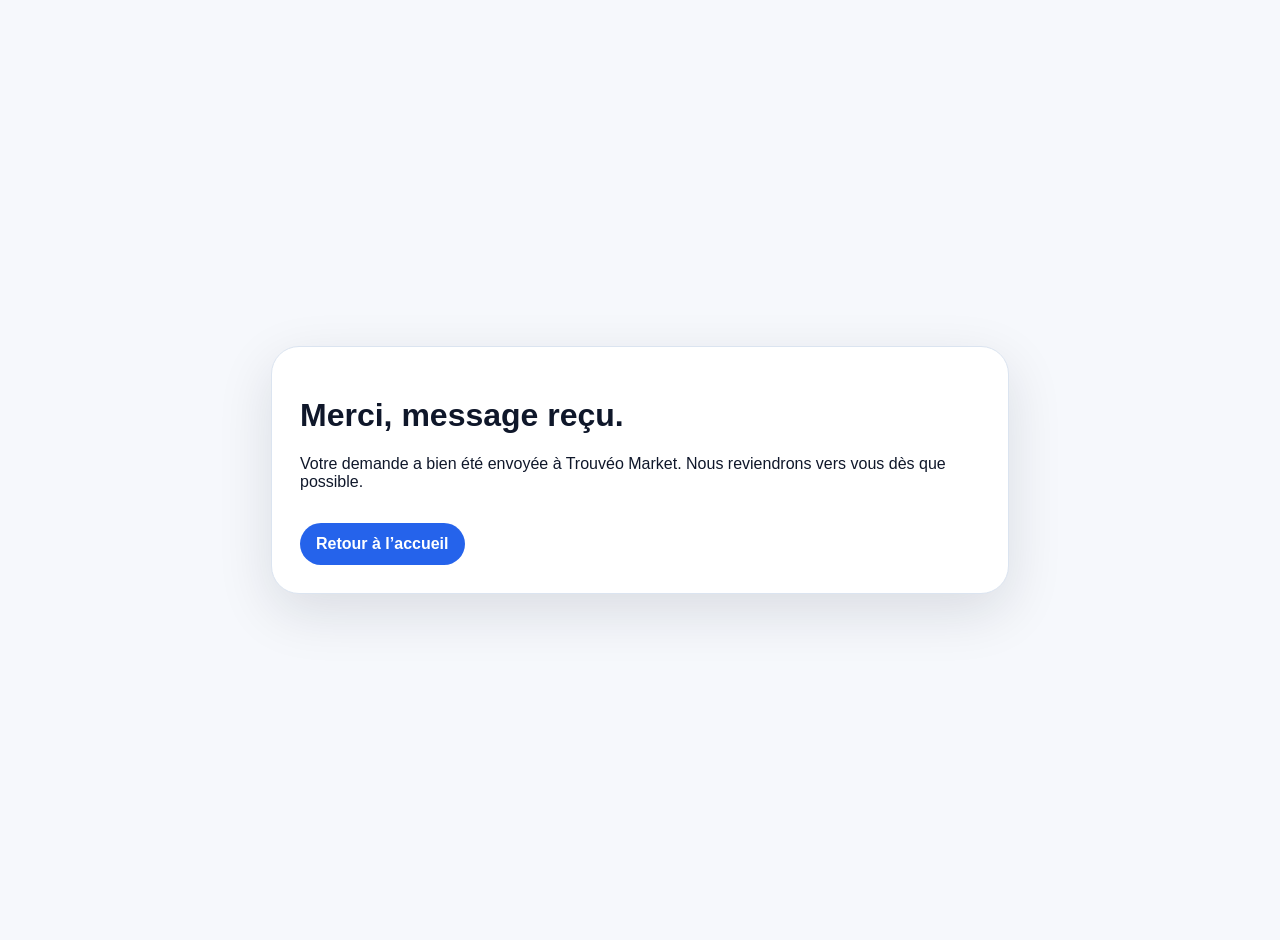
<file: merci.html>
<!DOCTYPE html>
<html lang="fr">
<head>
  <meta charset="UTF-8">
  <meta name="viewport" content="width=device-width, initial-scale=1">
  <title>Merci — Trouvéo Market</title>
  <style>
    body{margin:0;font-family:Arial,system-ui,sans-serif;background:#f6f8fc;color:#0f172a;display:grid;place-items:center;min-height:100vh;padding:20px}
    main{max-width:680px;background:white;border:1px solid #dbe4f0;border-radius:28px;padding:28px;box-shadow:0 18px 55px rgba(15,23,42,.12)}
    a{display:inline-block;margin-top:16px;background:#2563eb;color:white;text-decoration:none;border-radius:999px;padding:12px 16px;font-weight:800}
  </style>
</head>
<body>
  <main>
    <h1>Merci, message reçu.</h1>
    <p>Votre demande a bien été envoyée à Trouvéo Market. Nous reviendrons vers vous dès que possible.</p>
    <a href="/">Retour à l’accueil</a>
  </main>
</body>
</html>
</file>
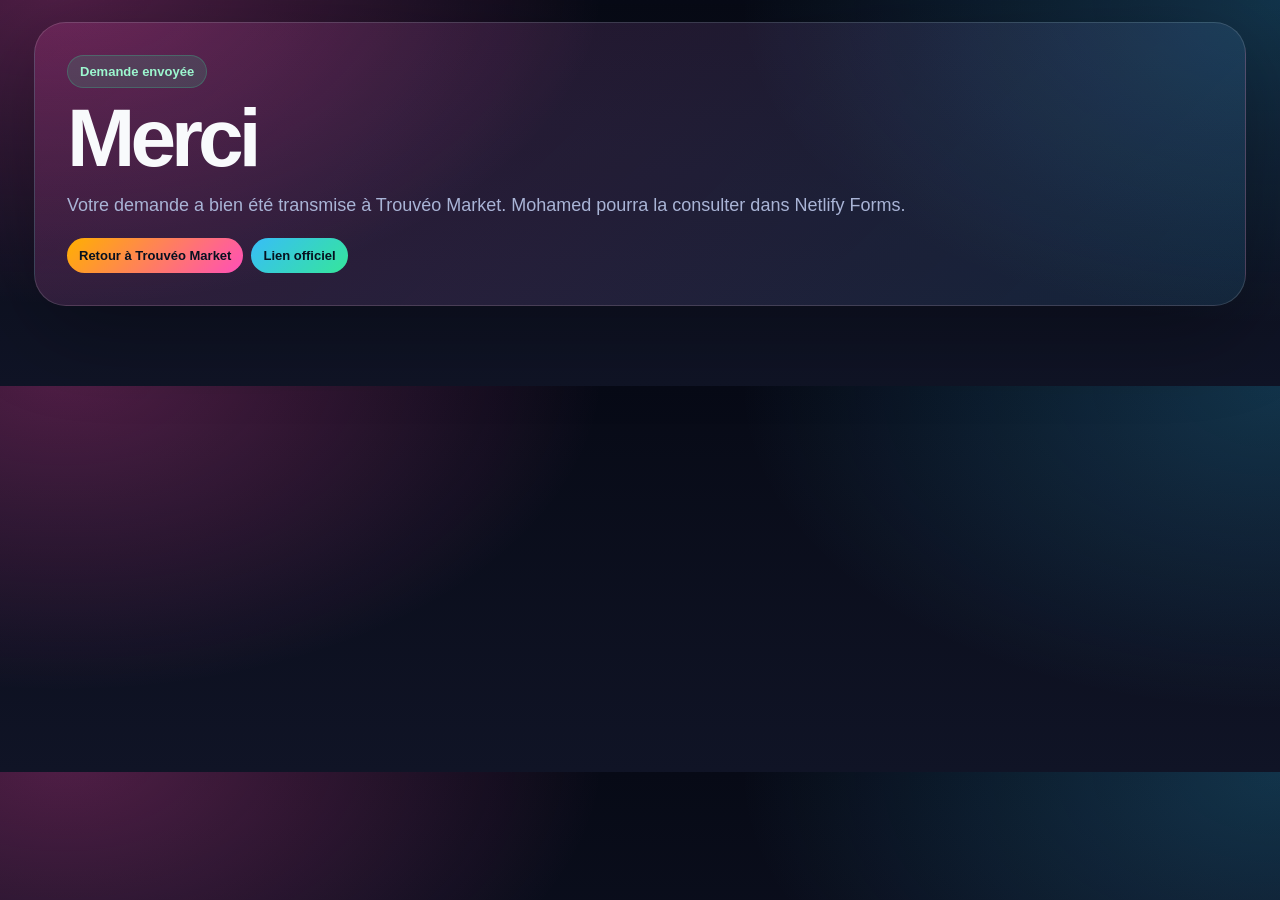
<file: .backup-trouveo-20260713-194228/merci.html>
<!doctype html><html lang="fr"><head><meta charset="utf-8"><meta name="viewport" content="width=device-width,initial-scale=1"><title>Merci — Trouvéo Market</title><link rel="stylesheet" href="style.css"></head><body><div class="wrap"><section class="hero"><span class="badge">Demande envoyée</span><h1>Merci</h1><p class="sub">Votre demande a bien été transmise à Trouvéo Market. Mohamed pourra la consulter dans Netlify Forms.</p><div class="actions"><a class="btn" href="/">Retour à Trouvéo Market</a><a class="btn alt" href="https://trouveo-market.netlify.app">Lien officiel</a></div></section></div></body></html>
</file>
<file: .backup-trouveo-20260713-194228/style.css>
:root{--bg:#070a16;--panel:#111832;--text:#f8fafc;--muted:#a9b4d6;--pink:#ff4fb8;--orange:#ffb000;--blue:#38bdf8;--green:#35e69b;--line:rgba(255,255,255,.14)}
*{box-sizing:border-box}html{scroll-behavior:smooth}body{margin:0;font-family:Arial,system-ui,sans-serif;color:var(--text);background:radial-gradient(900px 540px at 5% -5%,rgba(255,79,184,.30),transparent 60%),radial-gradient(900px 540px at 100% 0%,rgba(56,189,248,.23),transparent 60%),linear-gradient(180deg,#070a16,#101426)}
.wrap{max-width:1240px;margin:auto;padding:22px 14px 80px}.hero{border:1px solid var(--line);border-radius:32px;padding:32px;background:linear-gradient(135deg,rgba(255,79,184,.17),rgba(56,189,248,.11));box-shadow:0 24px 90px rgba(0,0,0,.28)}
.badge{display:inline-block;background:rgba(53,230,155,.14);color:#9cf7cf;border:1px solid rgba(53,230,155,.24);padding:8px 12px;border-radius:999px;font-weight:900;font-size:13px;margin-bottom:14px}
h1{font-size:clamp(38px,7vw,82px);line-height:.88;margin:0 0 14px;letter-spacing:-.06em}.sub{font-size:18px;color:var(--muted);max-width:980px;line-height:1.55}
.nav{display:flex;gap:10px;flex-wrap:wrap;margin-top:22px}button,.btn{border:0;border-radius:999px;padding:13px 16px;font-weight:900;color:#07111f;background:linear-gradient(135deg,var(--orange),var(--pink));text-decoration:none;cursor:pointer;display:inline-flex;align-items:center;gap:8px}.alt{background:linear-gradient(135deg,var(--blue),var(--green))}.darkbtn{background:rgba(255,255,255,.09);border:1px solid var(--line);color:var(--text)}
.toolbar{display:grid;grid-template-columns:1.5fr 1fr auto auto;gap:10px;margin-top:20px}.formgrid{display:grid;grid-template-columns:repeat(auto-fit,minmax(240px,1fr));gap:10px;margin-top:12px}
input,select,textarea{background:rgba(255,255,255,.07);border:1px solid var(--line);border-radius:16px;color:var(--text);padding:14px;font-size:15px;outline:none;width:100%}select option{color:#0b1020}textarea{min-height:100px;width:100%}
.grid{display:grid;grid-template-columns:repeat(auto-fit,minmax(275px,1fr));gap:16px;margin-top:24px}.card{background:rgba(17,24,50,.88);border:1px solid var(--line);border-radius:24px;padding:19px;display:flex;flex-direction:column;gap:11px;min-height:275px}.tag{color:#07111f;background:linear-gradient(135deg,var(--orange),var(--pink));font-weight:900;border-radius:999px;padding:7px 10px;width:max-content;font-size:12px}
.card h3{font-size:23px;margin:0}.card p{color:var(--muted);line-height:1.45;margin:0}.price{font-size:24px;font-weight:900;color:#ffdf7e}.actions{display:flex;gap:8px;flex-wrap:wrap;margin-top:auto}.actions a,.actions button{font-size:13px;border-radius:999px;padding:10px 12px}
.section{margin-top:24px;background:rgba(17,24,50,.76);border:1px solid var(--line);border-radius:24px;padding:22px}.section h2{margin:0 0 12px;font-size:28px}.cols{display:grid;grid-template-columns:repeat(auto-fit,minmax(240px,1fr));gap:14px}.mini{background:rgba(255,255,255,.05);border:1px solid var(--line);border-radius:18px;padding:16px}.mini h3{margin:0 0 8px}.hidden{display:none!important}.footer{margin-top:26px;color:var(--muted);font-size:13px}
.notice{border:1px dashed rgba(255,176,0,.45);background:rgba(255,176,0,.08);border-radius:18px;padding:14px;color:#ffe0a3;line-height:1.5}.ok{background:rgba(53,230,155,.14);border:1px solid rgba(53,230,155,.22);border-radius:16px;padding:12px;color:#9cf7cf;font-weight:800}.warn{background:rgba(255,176,0,.10);border:1px solid rgba(255,176,0,.22);border-radius:16px;padding:12px;color:#ffe0a3;font-weight:800}.check{display:grid;grid-template-columns:repeat(auto-fit,minmax(230px,1fr));gap:10px;margin-top:16px}
.qrSmall,#qrBox img{background:white;border-radius:16px;padding:10px;max-width:210px;width:100%}.adminPanel{border:1px solid rgba(255,176,0,.35)}.ownerOnly{display:none}.ownerOn .ownerOnly{display:block}.copybox{white-space:pre-wrap;background:#071126;border:1px solid var(--line);border-radius:18px;padding:16px;color:#dbe7ff;line-height:1.5}.honeypot{display:none}
@media(max-width:900px){.toolbar{grid-template-columns:1fr}}
</file>
